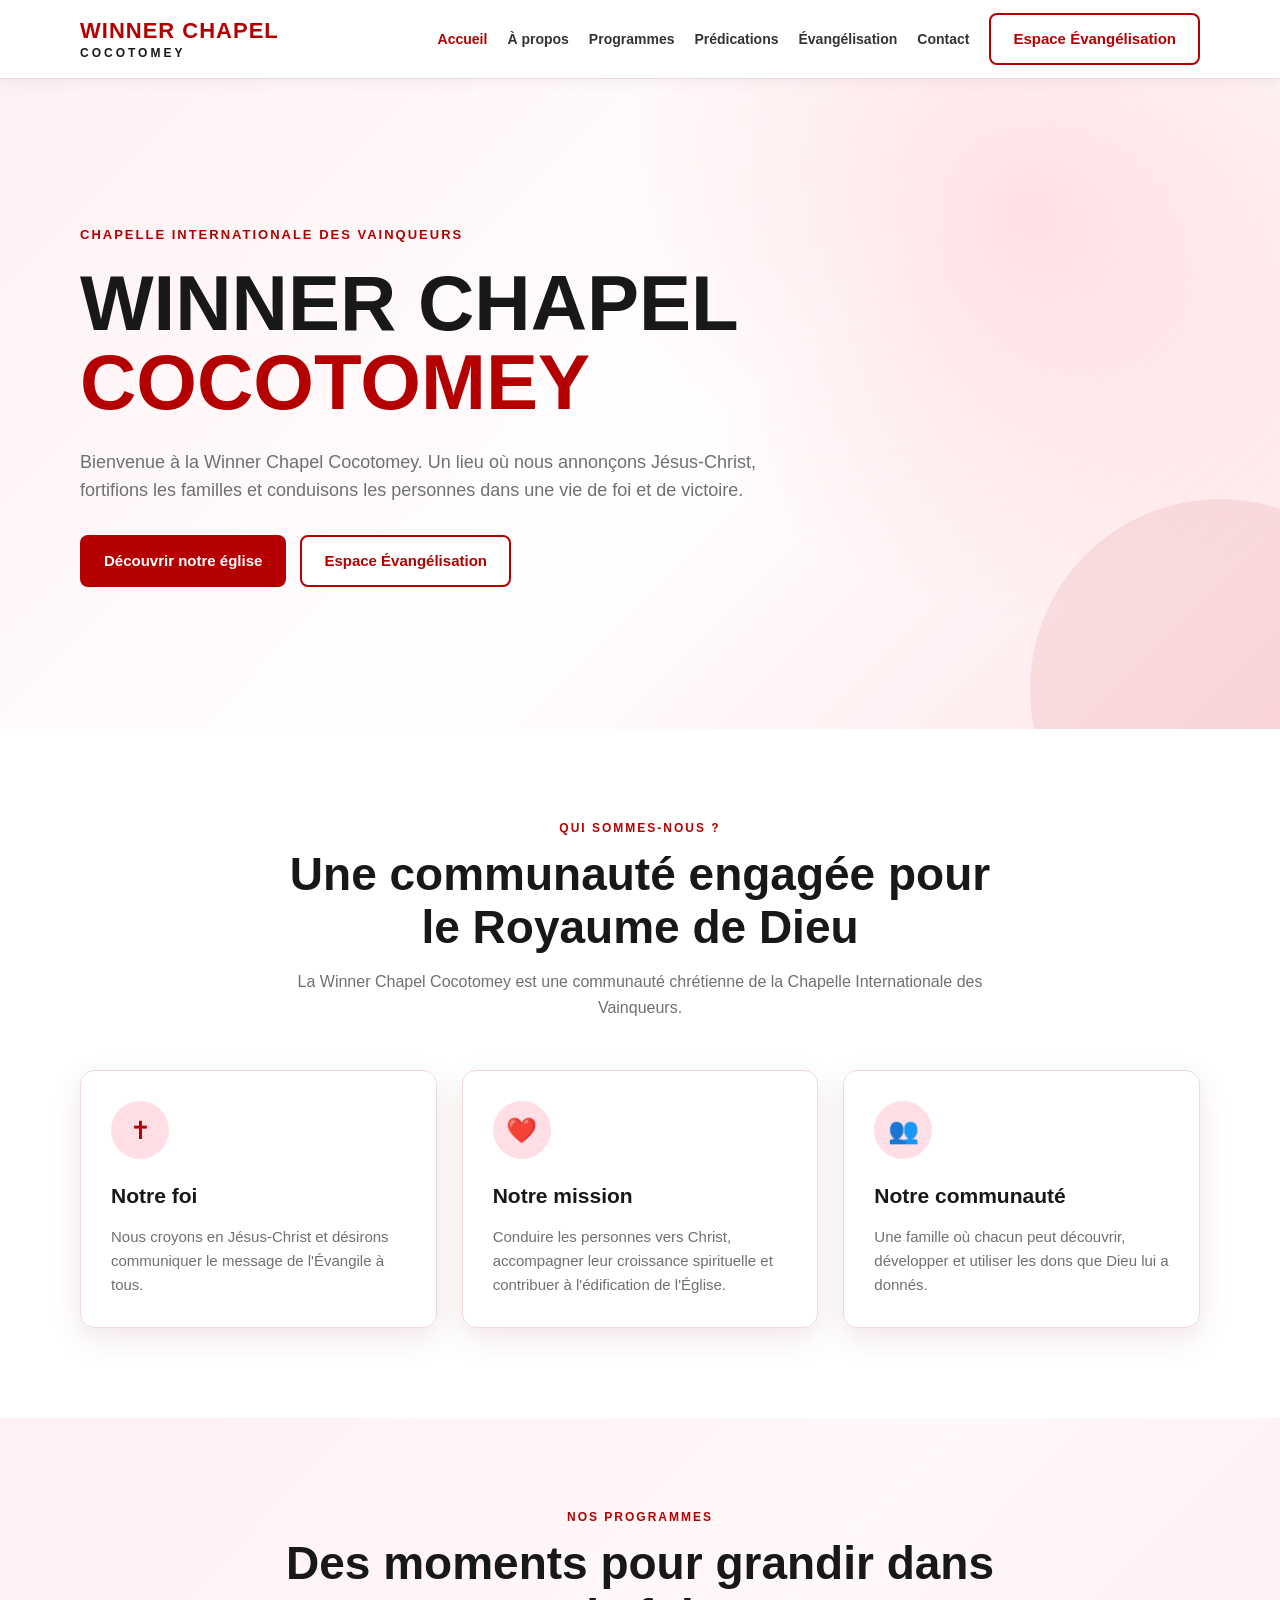
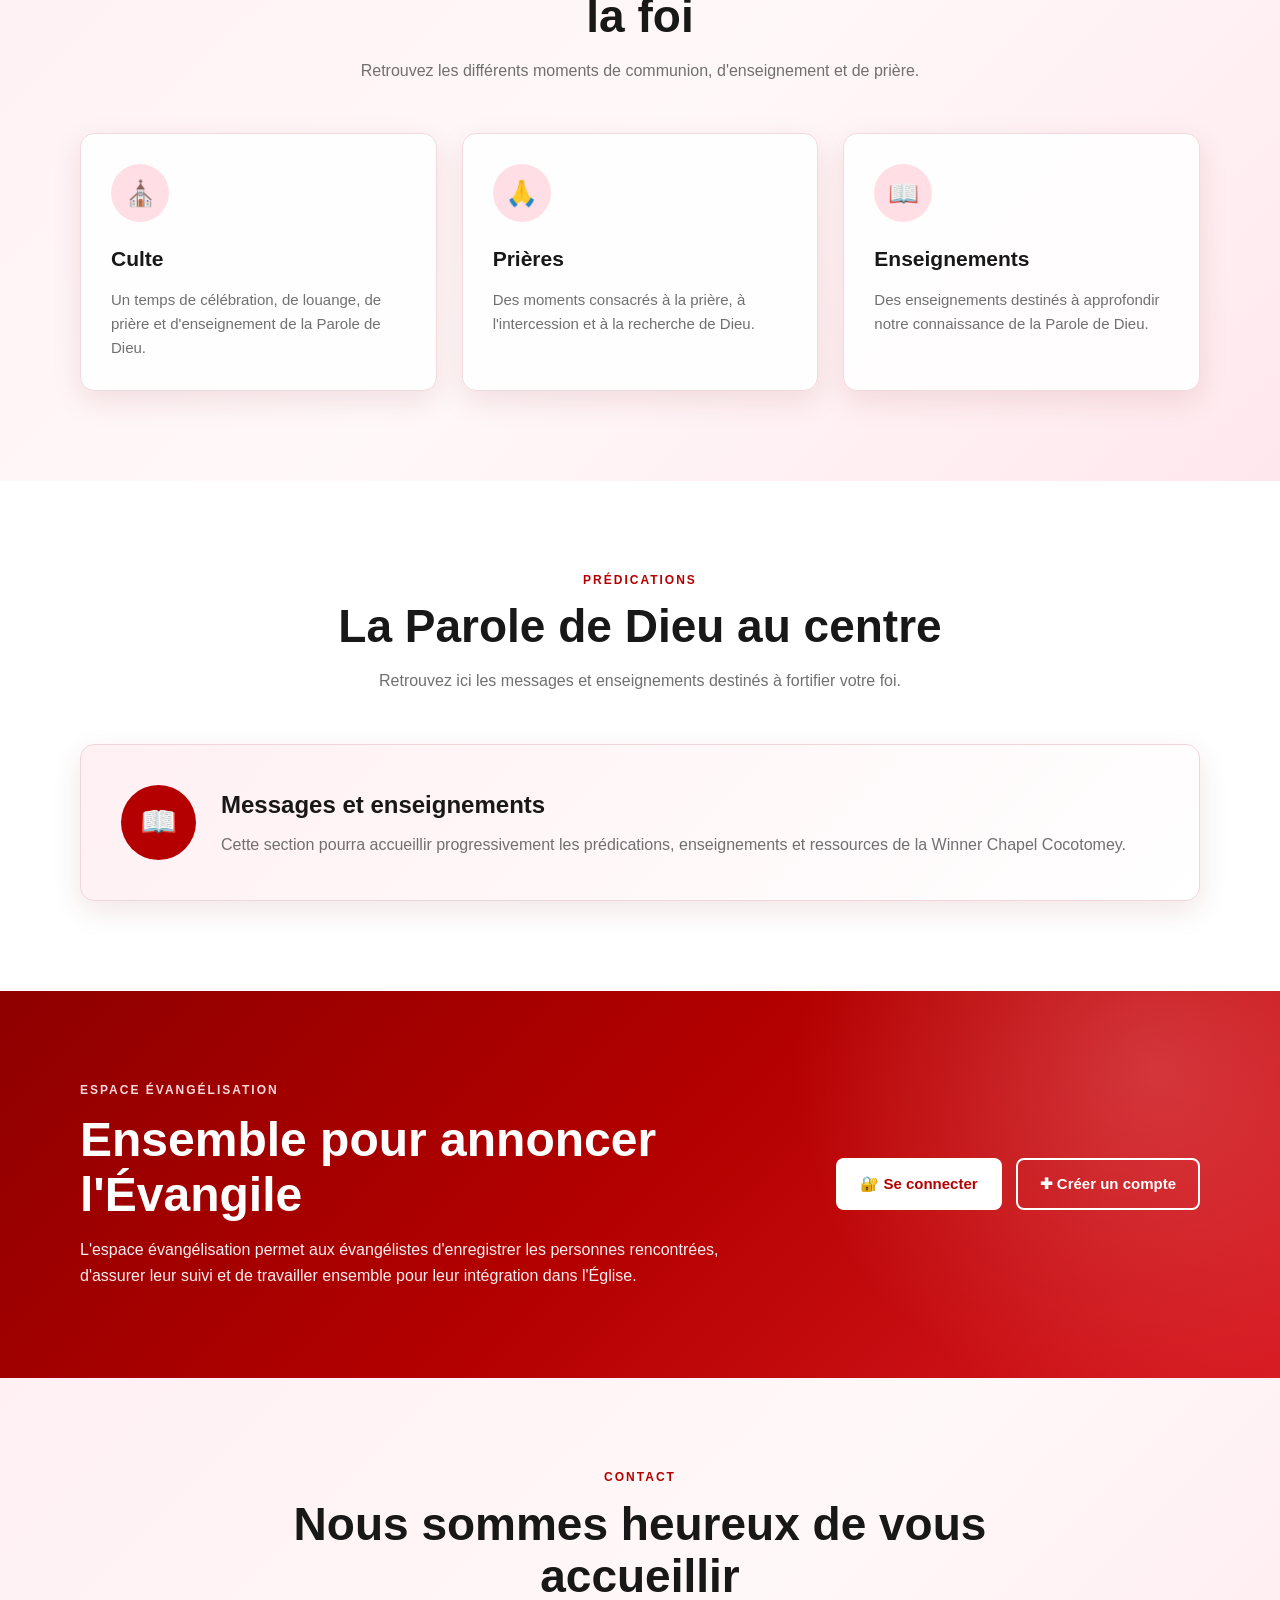
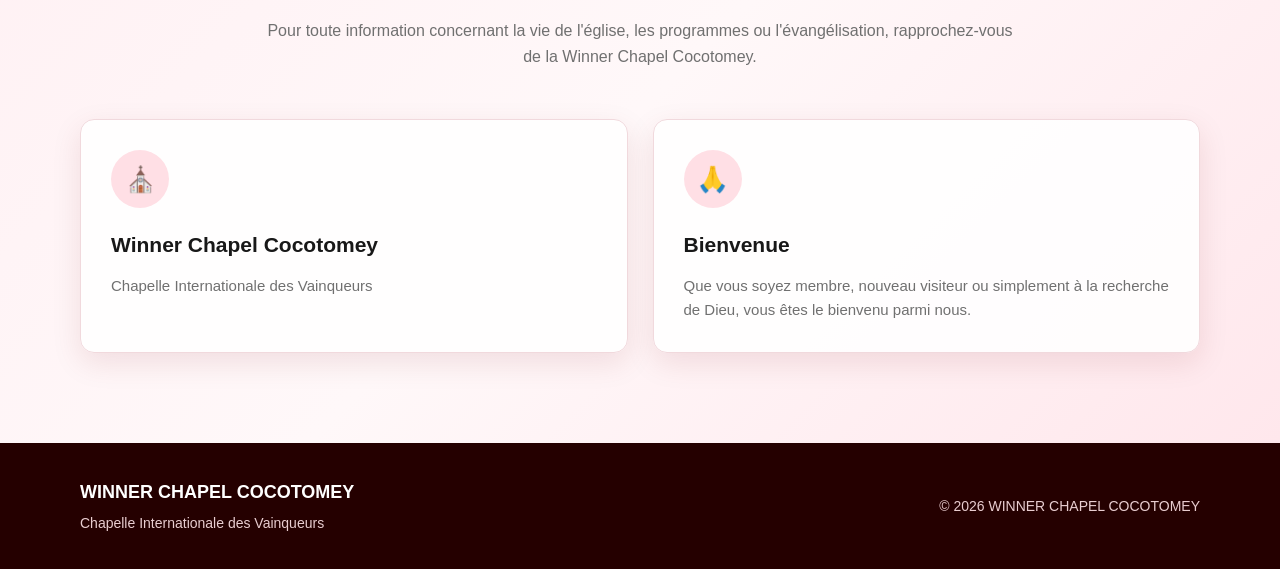
<file: index.html>
<!DOCTYPE html>
<html lang="fr">
<head>
    <meta charset="UTF-8">
    <meta name="viewport" content="width=device-width, initial-scale=1.0">

    <title>WINNER CHAPEL COCOTOMEY | Chapelle Internationale des Vainqueurs</title>

    <meta
        name="description"
        content="WINNER CHAPEL COCOTOMEY - Chapelle Internationale des Vainqueurs. Découvrez nos programmes, prédications et activités d'évangélisation."
    >

    <link rel="stylesheet" href="style.css">
</head>

<body>

    <!-- =========================
         EN-TÊTE
    ========================== -->
    <header class="site-header">

        <div class="container nav-container">

            <a href="#accueil" class="logo">
                <span class="logo-main">WINNER CHAPEL</span>
                <span class="logo-sub">COCOTOMEY</span>
            </a>

            <nav class="main-nav">

                <a href="#accueil" class="active">Accueil</a>

                <a href="#apropos">À propos</a>

                <a href="#programmes">Programmes</a>

                <a href="#predications">Prédications</a>

                <a href="#evangelisation">Évangélisation</a>

                <a href="#contact">Contact</a>

                <a href="login.html" class="btn btn-outline">
                    Espace Évangélisation
                </a>

            </nav>

        </div>

    </header>


    <main>

        <!-- =========================
             ACCUEIL
        ========================== -->
        <section id="accueil" class="hero">

            <div class="container">

                <div class="hero-content">

                    <span class="hero-label">
                        CHAPELLE INTERNATIONALE DES VAINQUEURS
                    </span>

                    <h1>
                        WINNER CHAPEL
                        <span>COCOTOMEY</span>
                    </h1>

                    <p>
                        Bienvenue à la Winner Chapel Cocotomey.
                        Un lieu où nous annonçons Jésus-Christ,
                        fortifions les familles et conduisons les personnes
                        dans une vie de foi et de victoire.
                    </p>

                    <div class="hero-actions">

                        <a href="#apropos" class="btn btn-primary">
                            Découvrir notre église
                        </a>

                        <a href="login.html" class="btn btn-outline">
                            Espace Évangélisation
                        </a>

                    </div>

                </div>

            </div>

        </section>


        <!-- =========================
             À PROPOS
        ========================== -->
        <section id="apropos" class="section">

            <div class="container">

                <div class="section-heading">

                    <span>QUI SOMMES-NOUS ?</span>

                    <h2>
                        Une communauté engagée pour le Royaume de Dieu
                    </h2>

                    <p>
                        La Winner Chapel Cocotomey est une communauté
                        chrétienne de la Chapelle Internationale des Vainqueurs.
                    </p>

                </div>


                <div class="content-grid">

                    <div class="content-card">

                        <div class="card-icon">
                            ✝
                        </div>

                        <h3>Notre foi</h3>

                        <p>
                            Nous croyons en Jésus-Christ et désirons
                            communiquer le message de l'Évangile à tous.
                        </p>

                    </div>


                    <div class="content-card">

                        <div class="card-icon">
                            ❤️
                        </div>

                        <h3>Notre mission</h3>

                        <p>
                            Conduire les personnes vers Christ,
                            accompagner leur croissance spirituelle
                            et contribuer à l'édification de l'Église.
                        </p>

                    </div>


                    <div class="content-card">

                        <div class="card-icon">
                            👥
                        </div>

                        <h3>Notre communauté</h3>

                        <p>
                            Une famille où chacun peut découvrir,
                            développer et utiliser les dons que Dieu lui a donnés.
                        </p>

                    </div>

                </div>

            </div>

        </section>


        <!-- =========================
             PROGRAMMES
        ========================== -->
        <section id="programmes" class="section section-light">

            <div class="container">

                <div class="section-heading">

                    <span>NOS PROGRAMMES</span>

                    <h2>
                        Des moments pour grandir dans la foi
                    </h2>

                    <p>
                        Retrouvez les différents moments de communion,
                        d'enseignement et de prière.
                    </p>

                </div>


                <div class="content-grid">

                    <div class="content-card program-card">

                        <div class="card-icon">
                            ⛪
                        </div>

                        <h3>Culte</h3>

                        <p>
                            Un temps de célébration, de louange,
                            de prière et d'enseignement de la Parole de Dieu.
                        </p>

                    </div>


                    <div class="content-card program-card">

                        <div class="card-icon">
                            🙏
                        </div>

                        <h3>Prières</h3>

                        <p>
                            Des moments consacrés à la prière,
                            à l'intercession et à la recherche de Dieu.
                        </p>

                    </div>


                    <div class="content-card program-card">

                        <div class="card-icon">
                            📖
                        </div>

                        <h3>Enseignements</h3>

                        <p>
                            Des enseignements destinés à approfondir
                            notre connaissance de la Parole de Dieu.
                        </p>

                    </div>

                </div>

            </div>

        </section>


        <!-- =========================
             PRÉDICATIONS
        ========================== -->
        <section id="predications" class="section">

            <div class="container">

                <div class="section-heading">

                    <span>PRÉDICATIONS</span>

                    <h2>
                        La Parole de Dieu au centre
                    </h2>

                    <p>
                        Retrouvez ici les messages et enseignements
                        destinés à fortifier votre foi.
                    </p>

                </div>


                <div class="preaching-box">

                    <div class="preaching-icon">
                        📖
                    </div>

                    <div>

                        <h3>
                            Messages et enseignements
                        </h3>

                        <p>
                            Cette section pourra accueillir progressivement
                            les prédications, enseignements et ressources
                            de la Winner Chapel Cocotomey.
                        </p>

                    </div>

                </div>

            </div>

        </section>


        <!-- =========================
             ÉVANGÉLISATION
        ========================== -->
        <section id="evangelisation" class="section section-red">

            <div class="container">

                <div class="evangelisation-box">

                    <div>

                        <span>
                            ESPACE ÉVANGÉLISATION
                        </span>

                        <h2>
                            Ensemble pour annoncer l'Évangile
                        </h2>

                        <p>
                            L'espace évangélisation permet aux évangélistes
                            d'enregistrer les personnes rencontrées,
                            d'assurer leur suivi et de travailler ensemble
                            pour leur intégration dans l'Église.
                        </p>

                    </div>


                    <div class="hero-actions">

                        <a href="login.html" class="btn btn-white">
                            🔐 Se connecter
                        </a>

                        <a href="register.html" class="btn btn-outline-white">
                            ✚ Créer un compte
                        </a>

                    </div>

                </div>

            </div>

        </section>


        <!-- =========================
             CONTACT
        ========================== -->
        <section id="contact" class="section">

            <div class="container">

                <div class="section-heading">

                    <span>CONTACT</span>

                    <h2>
                        Nous sommes heureux de vous accueillir
                    </h2>

                    <p>
                        Pour toute information concernant la vie de l'église,
                        les programmes ou l'évangélisation, rapprochez-vous
                        de la Winner Chapel Cocotomey.
                    </p>

                </div>


                <div class="contact-grid">

                    <div class="content-card">

                        <div class="card-icon">
                            ⛪
                        </div>

                        <h3>Winner Chapel Cocotomey</h3>

                        <p>
                            Chapelle Internationale des Vainqueurs
                        </p>

                    </div>


                    <div class="content-card">

                        <div class="card-icon">
                            🙏
                        </div>

                        <h3>Bienvenue</h3>

                        <p>
                            Que vous soyez membre, nouveau visiteur
                            ou simplement à la recherche de Dieu,
                            vous êtes le bienvenu parmi nous.
                        </p>

                    </div>

                </div>

            </div>

        </section>

    </main>


    <!-- =========================
         PIED DE PAGE
    ========================== -->
    <footer class="site-footer">

        <div class="container">

            <div class="footer-content">

                <div>

                    <h3>
                        WINNER CHAPEL COCOTOMEY
                    </h3>

                    <p>
                        Chapelle Internationale des Vainqueurs
                    </p>

                </div>


                <div>

                    <p>
                        © <span id="currentYear"></span>
                        WINNER CHAPEL COCOTOMEY
                    </p>

                </div>

            </div>

        </div>

    </footer>


    <!-- JavaScript -->
    <script src="java.js"></script>

</body>
</html>
</file>
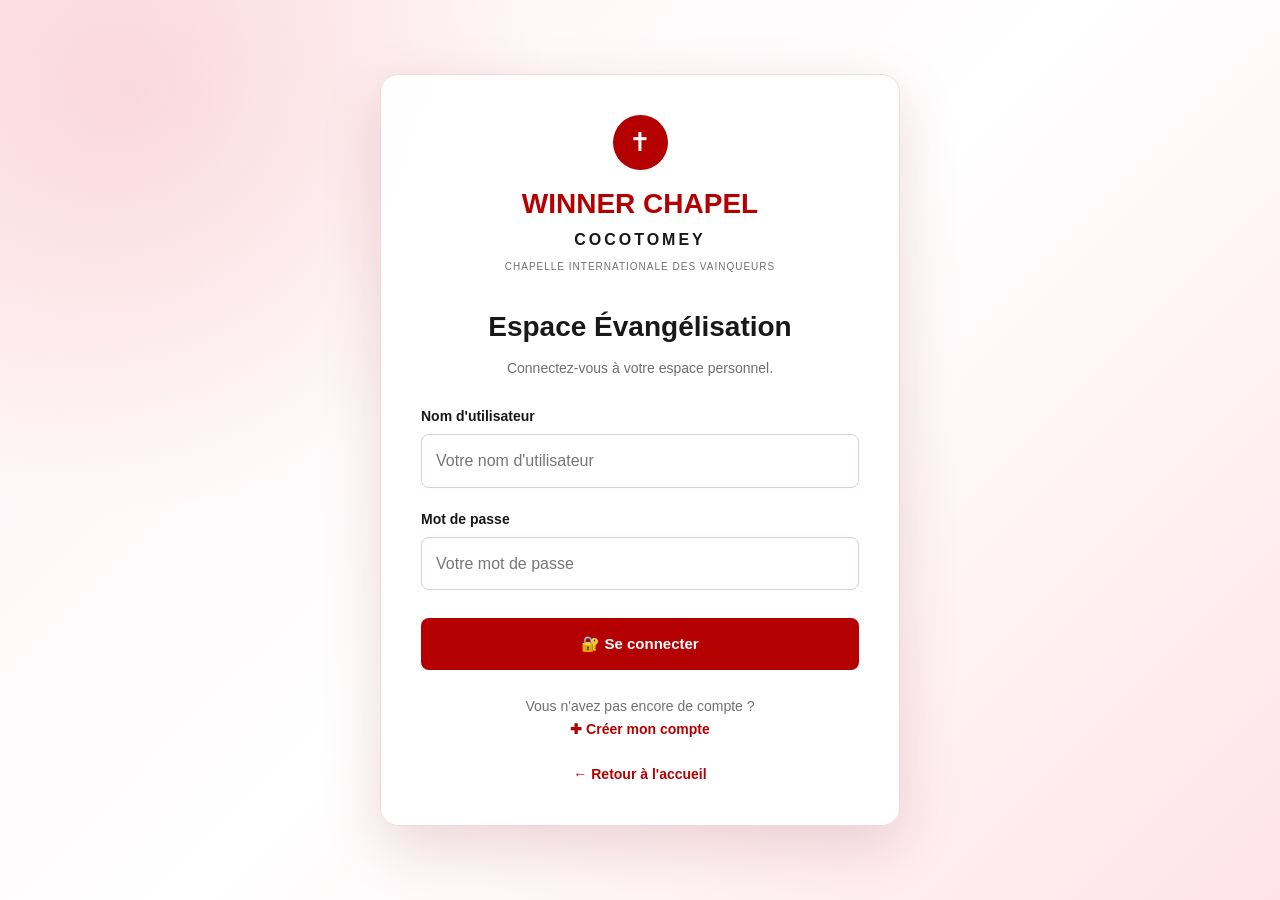
<file: dashboard.html>
<!DOCTYPE html>
<html lang="fr">
<head>
    <meta charset="UTF-8">
    <meta name="viewport" content="width=device-width, initial-scale=1.0">

    <title>Tableau de bord | WINNER CHAPEL COCOTOMEY</title>

    <link rel="stylesheet" href="style.css">
</head>

<body class="dashboard-page">

    <!-- ================= HEADER ================= -->
    <header class="site-header dashboard-header">

        <div class="container nav-container">

            <a href="index.html" class="logo">
                <span class="logo-main">WINNER CHAPEL</span>
                <span class="logo-sub">COCOTOMEY</span>
            </a>

            <nav class="main-nav">

                <a href="index.html">
                    Accueil
                </a>

                <a href="dashboard.html" class="active">
                    Tableau de bord
                </a>

                <button
                    type="button"
                    id="logoutButton"
                    class="btn btn-outline logout-button">
                    Déconnexion
                </button>

            </nav>

        </div>

    </header>


    <!-- ================= CONTENU ================= -->
    <main id="dashboardPage">

        <!-- HERO -->
        <section class="dashboard-hero">

            <div class="container">

                <div class="dashboard-welcome">

                    <div>
                        <span class="dashboard-label">
                            ESPACE ÉVANGÉLISATION
                        </span>

                        <h1>
                            Tableau de bord
                        </h1>

                        <p id="welcomeUser">
                            Bienvenue 👋
                        </p>
                    </div>

                    <div class="dashboard-cross">
                        ✝
                    </div>

                </div>

            </div>

        </section>


        <!-- ================= PROFIL ================= -->
        <section class="dashboard-section profile-section">

            <div class="container">

                <div class="section-heading">
                    <span>MON ESPACE</span>
                    <h2>Mon profil</h2>
                    <p>
                        Informations de l'évangéliste actuellement connecté.
                    </p>
                </div>


                <div class="profile-card">

                    <div class="profile-avatar">
                        👤
                    </div>

                    <div class="profile-information">

                        <h3 class="current-user-name">
                            Évangéliste
                        </h3>

                        <p>
                            <strong>Nom d'utilisateur :</strong>
                            <span class="current-username">
                                —
                            </span>
                        </p>

                        <p>
                            <strong>Rôle :</strong>
                            Évangéliste
                        </p>

                    </div>

                </div>

            </div>

        </section>


        <!-- ================= STATISTIQUES ================= -->
        <section class="dashboard-section statistics-section">

            <div class="container">

                <div class="section-heading">
                    <span>STATISTIQUES</span>
                    <h2>Vue d'ensemble</h2>
                    <p>
                        Suivez votre activité d'évangélisation.
                    </p>
                </div>


                <div class="dashboard-stats">

                    <!-- TOTAL -->
                    <div class="stat-card">

                        <div class="stat-icon">
                            👥
                        </div>

                        <div class="stat-content">
                            <span>Total</span>

                            <strong id="totalPeople">
                                0
                            </strong>

                            <small>
                                Personnes enregistrées
                            </small>
                        </div>

                    </div>


                    <!-- NOUVEAUX -->
                    <div class="stat-card">

                        <div class="stat-icon">
                            🆕
                        </div>

                        <div class="stat-content">
                            <span>Nouveaux</span>

                            <strong id="newPeople">
                                0
                            </strong>

                            <small>
                                Nouvelles rencontres
                            </small>
                        </div>

                    </div>


                    <!-- À CONTACTER -->
                    <div class="stat-card">

                        <div class="stat-icon">
                            📞
                        </div>

                        <div class="stat-content">
                            <span>À contacter</span>

                            <strong id="toContactPeople">
                                0
                            </strong>

                            <small>
                                Suivis à effectuer
                            </small>
                        </div>

                    </div>


                    <!-- INTÉGRÉS -->
                    <div class="stat-card">

                        <div class="stat-icon">
                            ⛪
                        </div>

                        <div class="stat-content">
                            <span>Intégrés</span>

                            <strong id="integratedPeople">
                                0
                            </strong>

                            <small>
                                Personnes intégrées
                            </small>
                        </div>

                    </div>

                </div>

            </div>

        </section>


        <!-- ================= ENREGISTREMENT ================= -->
        <section class="dashboard-section evangelisation-management">

            <div class="container">

                <div class="section-heading">

                    <span>ÉVANGÉLISATION</span>

                    <h2>
                        Enregistrer une personne
                    </h2>

                    <p>
                        Ajoutez les informations nécessaires pour assurer
                        un bon suivi.
                    </p>

                </div>


                <div class="dashboard-card">

                    <form id="evangelisationForm">

                        <!-- ID POUR MODIFICATION -->
                        <input
                            type="hidden"
                            id="editId"
                            name="editId"
                        >


                        <!-- ================= INFORMATIONS PERSONNELLES ================= -->

                        <div class="form-section-title">

                            <span>01</span>

                            <div>
                                <h3>
                                    Informations personnelles
                                </h3>

                                <p>
                                    Informations de base de la personne rencontrée.
                                </p>
                            </div>

                        </div>


                        <div class="form-grid">

                            <div class="form-group">

                                <label for="firstName">
                                    Prénom *
                                </label>

                                <input
                                    type="text"
                                    id="firstName"
                                    name="firstName"
                                    placeholder="Ex : Jean"
                                    required
                                >

                            </div>


                            <div class="form-group">

                                <label for="lastName">
                                    Nom
                                </label>

                                <input
                                    type="text"
                                    id="lastName"
                                    name="lastName"
                                    placeholder="Ex : Koffi"
                                >

                            </div>


                            <div class="form-group">

                                <label for="phone">
                                    Téléphone *
                                </label>

                                <input
                                    type="tel"
                                    id="phone"
                                    name="phone"
                                    placeholder="Ex : 97 00 00 00"
                                    required
                                >

                            </div>


                            <div class="form-group">

                                <label for="gender">
                                    Sexe
                                </label>

                                <select
                                    id="gender"
                                    name="gender"
                                >

                                    <option value="">
                                        Sélectionner
                                    </option>

                                    <option value="Homme">
                                        Homme
                                    </option>

                                    <option value="Femme">
                                        Femme
                                    </option>

                                </select>

                            </div>


                            <div class="form-group">

                                <label for="age">
                                    Âge
                                </label>

                                <input
                                    type="number"
                                    id="age"
                                    name="age"
                                    min="1"
                                    max="120"
                                    placeholder="Ex : 25"
                                >

                            </div>


                            <div class="form-group">

                                <label for="neighborhood">
                                    Quartier / lieu
                                </label>

                                <input
                                    type="text"
                                    id="neighborhood"
                                    name="neighborhood"
                                    placeholder="Ex : Cocotomey"
                                >

                            </div>

                        </div>


                        <!-- ================= RENCONTRE ================= -->

                        <div class="form-section-title">

                            <span>02</span>

                            <div>

                                <h3>
                                    Rencontre
                                </h3>

                                <p>
                                    Où et quand la personne a été rencontrée.
                                </p>

                            </div>

                        </div>


                        <div class="form-grid">

                            <div class="form-group">

                                <label for="meetingDate">
                                    Date de rencontre *
                                </label>

                                <input
                                    type="date"
                                    id="meetingDate"
                                    name="meetingDate"
                                    required
                                >

                            </div>


                            <div class="form-group">

                                <label for="meetingPlace">
                                    Lieu de rencontre
                                </label>

                                <input
                                    type="text"
                                    id="meetingPlace"
                                    name="meetingPlace"
                                    placeholder="Ex : Maison, rue, marché..."
                                >

                            </div>


                            <div class="form-group">

                                <label for="evangelist">
                                    Évangéliste
                                </label>

                                <input
                                    type="text"
                                    id="evangelist"
                                    name="evangelist"
                                    placeholder="Nom de l'évangéliste"
                                >

                            </div>

                        </div>


                        <!-- ================= VIE SPIRITUELLE ================= -->

                        <div class="form-section-title">

                            <span>03</span>

                            <div>

                                <h3>
                                    Situation spirituelle
                                </h3>

                                <p>
                                    Informations concernant la décision et la fréquentation de l'église.
                                </p>

                            </div>

                        </div>


                        <div class="form-grid">

                            <div class="form-group">

                                <label for="acceptedJesus">
                                    A-t-elle accepté Jésus ?
                                </label>

                                <select
                                    id="acceptedJesus"
                                    name="acceptedJesus"
                                >

                                    <option value="">
                                        Sélectionner
                                    </option>

                                    <option value="Oui">
                                        Oui
                                    </option>

                                    <option value="Non">
                                        Non
                                    </option>

                                    <option value="Souhaite réfléchir">
                                        Souhaite réfléchir
                                    </option>

                                </select>

                            </div>


                            <div class="form-group">

                                <label for="attendedChurch">
                                    A-t-elle déjà fréquenté une église ?
                                </label>

                                <select
                                    id="attendedChurch"
                                    name="attendedChurch"
                                >

                                    <option value="">
                                        Sélectionner
                                    </option>

                                    <option value="Oui">
                                        Oui
                                    </option>

                                    <option value="Non">
                                        Non
                                    </option>

                                </select>

                            </div>


                            <div class="form-group">

                                <label for="followUp">
                                    Besoin de suivi ?
                                </label>

                                <select
                                    id="followUp"
                                    name="followUp"
                                >

                                    <option value="">
                                        Sélectionner
                                    </option>

                                    <option value="Oui">
                                        Oui
                                    </option>

                                    <option value="Non">
                                        Non
                                    </option>

                                </select>

                            </div>


                            <div class="form-group">

                                <label for="status">
                                    Statut *
                                </label>

                                <select
                                    id="status"
                                    name="status"
                                    required
                                >

                                    <option value="Nouveau">
                                        Nouveau
                                    </option>

                                    <option value="À contacter">
                                        À contacter
                                    </option>

                                    <option value="Contacté">
                                        Contacté
                                    </option>

                                    <option value="Invité">
                                        Invité
                                    </option>

                                    <option value="Venu au culte">
                                        Venu au culte
                                    </option>

                                    <option value="Intégré">
                                        Intégré
                                    </option>

                                </select>

                            </div>

                        </div>


                        <!-- ================= NOTES ================= -->

                        <div class="form-section-title">

                            <span>04</span>

                            <div>

                                <h3>
                                    Notes et observations
                                </h3>

                                <p>
                                    Ajoutez les informations importantes pour le suivi.
                                </p>

                            </div>

                        </div>


                        <div class="form-group full-width">

                            <label for="notes">
                                Notes / observations
                            </label>

                            <textarea
                                id="notes"
                                name="notes"
                                rows="5"
                                placeholder="Écrivez ici les informations utiles concernant cette personne..."
                            ></textarea>

                        </div>


                        <!-- MESSAGE -->
                        <div
                            id="formMessage"
                            class="form-message"
                            style="display: none;">
                        </div>


                        <!-- ACTIONS -->
                        <div class="form-actions">

                            <button
                                type="submit"
                                id="savePersonButton"
                                class="btn btn-primary">

                                ➕ Enregistrer la personne

                            </button>


                            <button
                                type="button"
                                id="cancelEditButton"
                                class="btn btn-outline"
                                style="display: none;">

                                Annuler la modification

                            </button>

                        </div>

                    </form>

                </div>

            </div>

        </section>


        <!-- ================= LISTE ================= -->
        <section class="dashboard-section people-section">

            <div class="container">

                <div class="section-heading">

                    <span>BASE DE DONNÉES</span>

                    <h2>
                        Personnes rencontrées
                    </h2>

                    <p>
                        Retrouvez et gérez toutes les personnes enregistrées
                        par l'équipe d'évangélisation.
                    </p>

                </div>


                <!-- RECHERCHE -->
                <div class="people-tools">

                    <div class="search-box">

                        <span>
                            🔎
                        </span>

                        <input
                            type="search"
                            id="searchPeople"
                            placeholder="Rechercher par nom, téléphone, quartier..."
                        >

                    </div>


                    <div class="filter-box">

                        <label for="filterStatus">
                            Filtrer :
                        </label>

                        <select id="filterStatus">

                            <option value="all">
                                Tous les statuts
                            </option>

                            <option value="Nouveau">
                                Nouveau
                            </option>

                            <option value="À contacter">
                                À contacter
                            </option>

                            <option value="Contacté">
                                Contacté
                            </option>

                            <option value="Invité">
                                Invité
                            </option>

                            <option value="Venu au culte">
                                Venu au culte
                            </option>

                            <option value="Intégré">
                                Intégré
                            </option>

                        </select>

                    </div>

                </div>


                <!-- LISTE DES PERSONNES -->
                <div
                    id="peopleList"
                    class="people-list">

                    <div class="empty-state">

                        <div class="empty-state-icon">
                            👥
                        </div>

                        <h3>
                            Aucune personne enregistrée
                        </h3>

                        <p>
                            Commencez par enregistrer votre première personne rencontrée.
                        </p>

                    </div>

                </div>

            </div>

        </section>

    </main>


    <!-- ================= FOOTER ================= -->

    <footer class="site-footer dashboard-footer">

        <div class="container">

            <div class="footer-content">

                <div>

                    <h3>
                        WINNER CHAPEL COCOTOMEY
                    </h3>

                    <p>
                        Chapelle Internationale des Vainqueurs
                    </p>

                </div>


                <div>

                    <p>
                        © <span id="currentYear"></span>
                        WINNER CHAPEL COCOTOMEY
                    </p>

                </div>

            </div>

        </div>

    </footer>


    <!-- JAVASCRIPT -->
    <script src="java.js"></script>

</body>
</html>
</file>
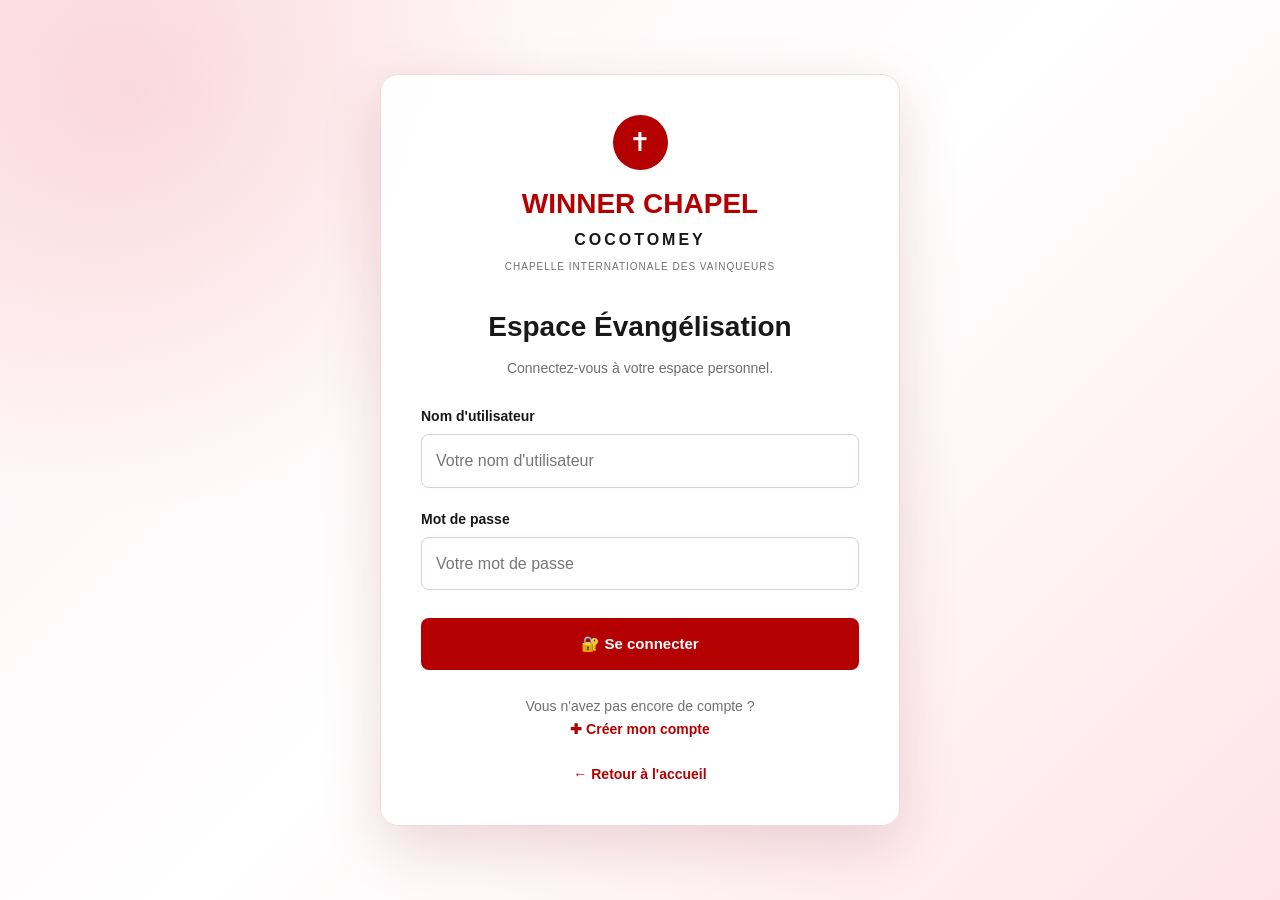
<file: login.html>
<!DOCTYPE html>
<html lang="fr">

<head>
    <meta charset="UTF-8">

    <meta
        name="viewport"
        content="width=device-width, initial-scale=1.0"
    >

    <title>
        Connexion | WINNER CHAPEL COCOTOMEY
    </title>

    <link
        rel="stylesheet"
        href="style.css"
    >
</head>


<body class="login-page">

    <main class="login-container">

        <div class="login-card">


            <!-- ================= LOGO ================= -->

            <div class="login-logo">

                <div class="login-cross">
                    ✝
                </div>

                <h1>
                    WINNER CHAPEL
                </h1>

                <p>
                    COCOTOMEY
                </p>

                <span>
                    CHAPELLE INTERNATIONALE DES VAINQUEURS
                </span>

            </div>


            <!-- ================= TITRE ================= -->

            <div class="login-title">

                <h2>
                    Espace Évangélisation
                </h2>

                <p>
                    Connectez-vous à votre espace personnel.
                </p>

            </div>


            <!-- ================= FORMULAIRE ================= -->

            <form id="loginForm">


                <!-- NOM UTILISATEUR -->

                <div class="form-group">

                    <label for="username">
                        Nom d'utilisateur
                    </label>

                    <input
                        type="text"
                        id="username"
                        name="username"
                        placeholder="Votre nom d'utilisateur"
                        autocomplete="username"
                        required
                    >

                </div>


                <!-- MOT DE PASSE -->

                <div class="form-group">

                    <label for="password">
                        Mot de passe
                    </label>

                    <input
                        type="password"
                        id="password"
                        name="password"
                        placeholder="Votre mot de passe"
                        autocomplete="current-password"
                        required
                    >

                </div>


                <!-- MESSAGE ERREUR -->

                <div
                    id="loginError"
                    class="login-message"
                    style="display: none;"
                ></div>


                <!-- CONNEXION -->

                <button
                    type="submit"
                    class="btn btn-primary login-button"
                >
                    🔐 Se connecter
                </button>

            </form>


            <!-- ================= LIENS ================= -->

            <div class="login-footer">

                <p>
                    Vous n'avez pas encore de compte ?
                </p>

                <a href="register.html">
                    ✚ Créer mon compte
                </a>

                <br>
                <br>

                <a href="index.html">
                    ← Retour à l'accueil
                </a>

            </div>


        </div>

    </main>


    <!-- JAVASCRIPT -->

    <script src="java.js"></script>

</body>

</html>
</file>
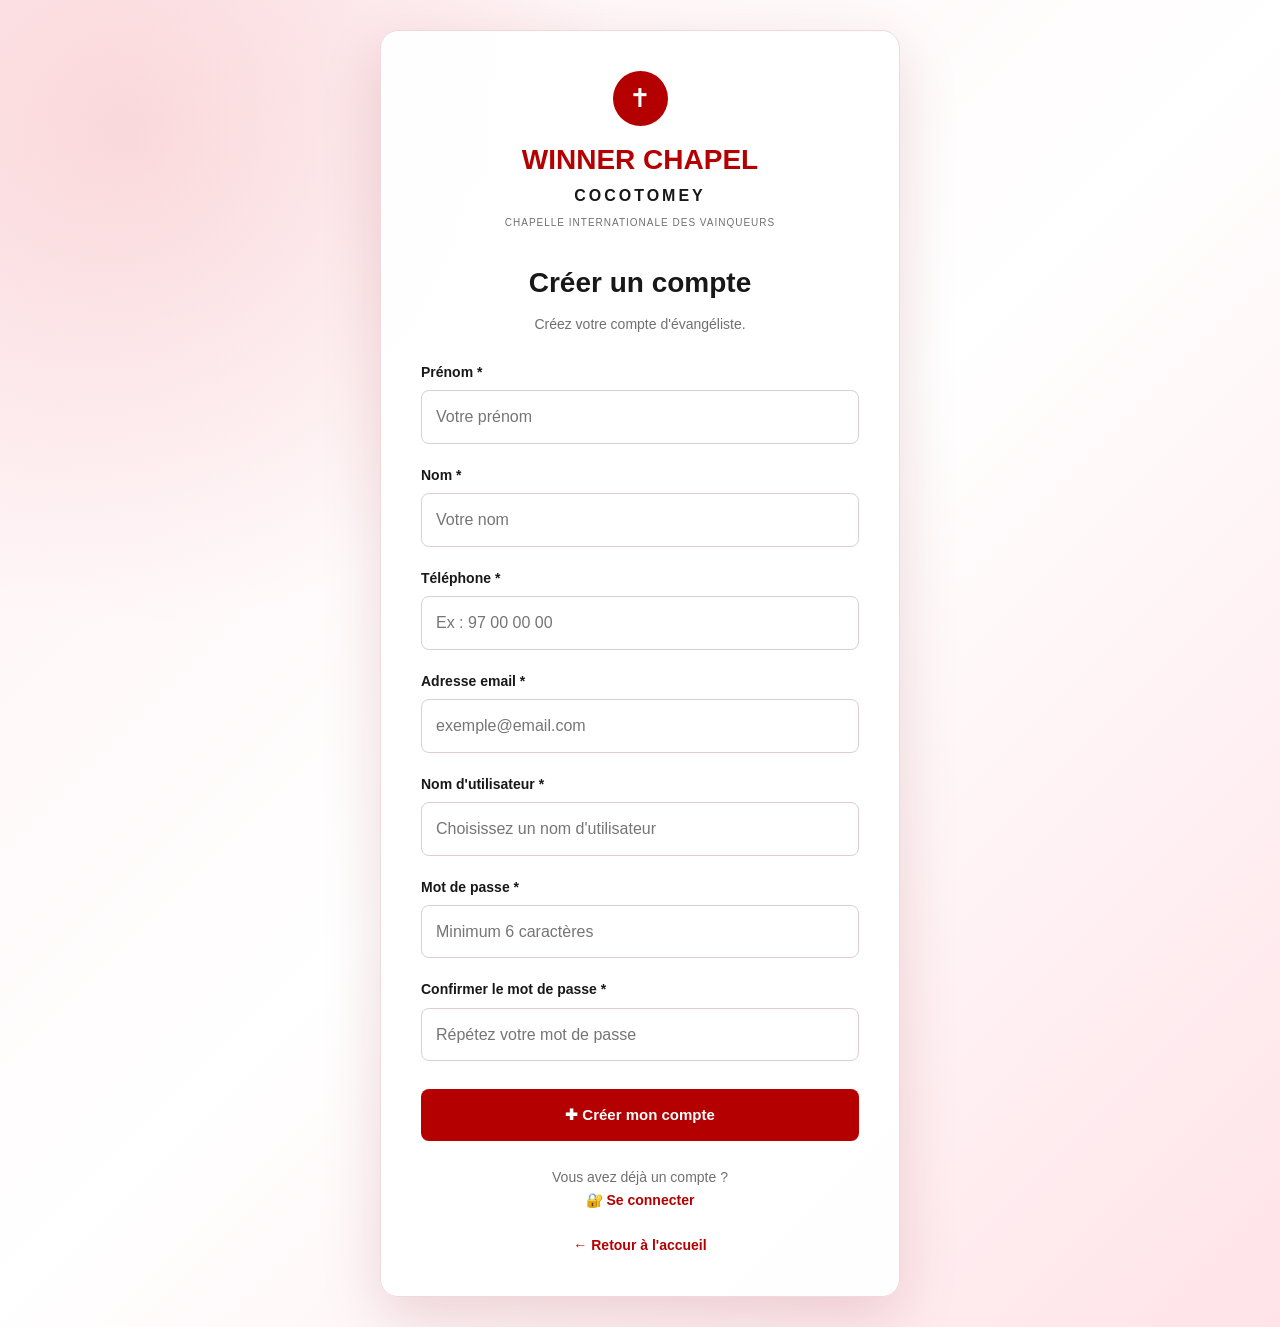
<file: register.html>
<!DOCTYPE html>
<html lang="fr">

<head>

    <meta charset="UTF-8">

    <meta
        name="viewport"
        content="width=device-width, initial-scale=1.0"
    >

    <title>
        Créer un compte | WINNER CHAPEL COCOTOMEY
    </title>

    <link
        rel="stylesheet"
        href="style.css"
    >

</head>


<body class="login-page">


    <main class="login-container">


        <div class="login-card">


            <!-- ================= LOGO ================= -->

            <div class="login-logo">

                <div class="login-cross">
                    ✝
                </div>

                <h1>
                    WINNER CHAPEL
                </h1>

                <p>
                    COCOTOMEY
                </p>

                <span>
                    CHAPELLE INTERNATIONALE DES VAINQUEURS
                </span>

            </div>


            <!-- ================= TITRE ================= -->

            <div class="login-title">

                <h2>
                    Créer un compte
                </h2>

                <p>
                    Créez votre compte d'évangéliste.
                </p>

            </div>


            <!-- ================= FORMULAIRE ================= -->

            <form id="registerForm">


                <!-- PRÉNOM -->

                <div class="form-group">

                    <label for="registerFirstName">
                        Prénom *
                    </label>

                    <input
                        type="text"
                        id="registerFirstName"
                        name="firstName"
                        placeholder="Votre prénom"
                        autocomplete="given-name"
                        required
                    >

                </div>


                <!-- NOM -->

                <div class="form-group">

                    <label for="registerLastName">
                        Nom *
                    </label>

                    <input
                        type="text"
                        id="registerLastName"
                        name="lastName"
                        placeholder="Votre nom"
                        autocomplete="family-name"
                        required
                    >

                </div>


                <!-- TÉLÉPHONE -->

                <div class="form-group">

                    <label for="registerPhone">
                        Téléphone *
                    </label>

                    <input
                        type="tel"
                        id="registerPhone"
                        name="phone"
                        placeholder="Ex : 97 00 00 00"
                        autocomplete="tel"
                        required
                    >

                </div>


                <!-- EMAIL -->

                <div class="form-group">

                    <label for="registerEmail">
                        Adresse email *
                    </label>

                    <input
                        type="email"
                        id="registerEmail"
                        name="email"
                        placeholder="exemple@email.com"
                        autocomplete="email"
                        required
                    >

                </div>


                <!-- NOM UTILISATEUR -->

                <div class="form-group">

                    <label for="registerUsername">
                        Nom d'utilisateur *
                    </label>

                    <input
                        type="text"
                        id="registerUsername"
                        name="username"
                        placeholder="Choisissez un nom d'utilisateur"
                        autocomplete="username"
                        required
                    >

                </div>


                <!-- MOT DE PASSE -->

                <div class="form-group">

                    <label for="registerPassword">
                        Mot de passe *
                    </label>

                    <input
                        type="password"
                        id="registerPassword"
                        name="password"
                        placeholder="Minimum 6 caractères"
                        autocomplete="new-password"
                        minlength="6"
                        required
                    >

                </div>


                <!-- CONFIRMATION -->

                <div class="form-group">

                    <label for="registerPasswordConfirm">
                        Confirmer le mot de passe *
                    </label>

                    <input
                        type="password"
                        id="registerPasswordConfirm"
                        name="passwordConfirm"
                        placeholder="Répétez votre mot de passe"
                        autocomplete="new-password"
                        minlength="6"
                        required
                    >

                </div>


                <!-- MESSAGE -->

                <div
                    id="registerMessage"
                    class="login-message"
                    style="display: none;"
                ></div>


                <!-- BOUTON -->

                <button
                    type="submit"
                    class="btn btn-primary login-button"
                >
                    ✚ Créer mon compte
                </button>


            </form>


            <!-- ================= LIENS ================= -->

            <div class="login-footer">

                <p>
                    Vous avez déjà un compte ?
                </p>

                <a href="login.html">
                    🔐 Se connecter
                </a>

                <br>
                <br>

                <a href="index.html">
                    ← Retour à l'accueil
                </a>

            </div>


        </div>

    </main>


    <!-- JAVASCRIPT -->

    <script src="java.js"></script>

</body>

</html>
</file>
<file: style.css>
/* =========================================================
   WINNER CHAPEL COCOTOMEY
   STYLE PRINCIPAL
   Rouge + Blanc + Rose
========================================================= */


/* =========================
   VARIABLES
========================= */

:root {
    --red: #b40000;
    --red-dark: #850000;
    --red-light: #d71920;

    --pink: #fff0f3;
    --pink-soft: #fff7f8;
    --pink-dark: #ffdfe5;

    --white: #ffffff;

    --black: #181818;
    --text: #333333;
    --text-light: #707070;

    --border: #ead9dc;

    --shadow: 0 10px 30px rgba(120, 0, 20, 0.10);
    --shadow-hover: 0 15px 40px rgba(120, 0, 20, 0.16);

    --radius: 14px;
}


/* =========================
   RESET
========================= */

* {
    margin: 0;
    padding: 0;
    box-sizing: border-box;
}

html {
    scroll-behavior: smooth;
}

body {
    font-family: Arial, Helvetica, sans-serif;
    color: var(--text);
    background: var(--white);
    line-height: 1.6;
}

a {
    text-decoration: none;
    color: inherit;
}

button,
input,
select,
textarea {
    font: inherit;
}

img {
    max-width: 100%;
    display: block;
}

.container {
    width: min(1120px, 92%);
    margin: 0 auto;
}


/* =========================
   BOUTONS
========================= */

.btn {
    display: inline-flex;
    align-items: center;
    justify-content: center;

    min-height: 46px;
    padding: 12px 22px;

    border-radius: 8px;
    border: 2px solid transparent;

    cursor: pointer;

    font-weight: 700;
    font-size: 15px;

    transition: 0.25s ease;
}

.btn-primary {
    background: var(--red);
    color: var(--white);
}

.btn-primary:hover {
    background: var(--red-dark);
    transform: translateY(-2px);
}

.btn-outline {
    border-color: var(--red);
    color: var(--red);
    background: var(--white);
}

.btn-outline:hover {
    background: var(--red);
    color: var(--white);
}

.btn-danger {
    background: #c62828;
    color: var(--white);
}

.btn-danger:hover {
    background: #991f1f;
}

.btn-white {
    background: var(--white);
    color: var(--red);
}

.btn-white:hover {
    background: var(--pink);
    transform: translateY(-2px);
}

.btn-outline-white {
    border-color: var(--white);
    color: var(--white);
    background: transparent;
}

.btn-outline-white:hover {
    background: var(--white);
    color: var(--red);
}

.btn-small {
    min-height: 38px;
    padding: 8px 14px;
    font-size: 13px;
}


/* =========================
   HEADER
========================= */

.site-header {
    position: sticky;
    top: 0;
    z-index: 1000;

    background: rgba(255, 255, 255, 0.97);

    border-bottom: 1px solid var(--border);

    box-shadow: 0 3px 15px rgba(0, 0, 0, 0.05);
}

.nav-container {
    min-height: 78px;

    display: flex;
    align-items: center;
    justify-content: space-between;

    gap: 25px;
}

.logo {
    display: flex;
    flex-direction: column;

    line-height: 1;
}

.logo-main {
    color: var(--red);

    font-size: 22px;
    font-weight: 900;
    letter-spacing: 1px;
}

.logo-sub {
    margin-top: 5px;

    color: var(--black);

    font-size: 12px;
    font-weight: 700;
    letter-spacing: 3px;
}

.main-nav {
    display: flex;
    align-items: center;
    gap: 20px;
}

.main-nav > a:not(.btn) {
    color: var(--text);

    font-size: 14px;
    font-weight: 600;

    transition: 0.2s ease;
}

.main-nav > a:not(.btn):hover,
.main-nav > a.active {
    color: var(--red);
}


/* =========================
   HERO / ACCUEIL
========================= */

.hero {
    min-height: 650px;

    display: flex;
    align-items: center;

    background:
        radial-gradient(
            circle at 80% 20%,
            rgba(255, 190, 200, 0.45),
            transparent 35%
        ),
        linear-gradient(
            135deg,
            #fff0f3 0%,
            #ffffff 55%,
            #ffe5e9 100%
        );

    position: relative;
    overflow: hidden;
}

.hero::after {
    content: "";

    position: absolute;

    width: 380px;
    height: 380px;

    right: -130px;
    bottom: -150px;

    background: rgba(180, 0, 0, 0.08);

    border-radius: 50%;
}

.hero-content {
    max-width: 780px;

    position: relative;
    z-index: 2;
}

.hero-label {
    display: inline-block;

    margin-bottom: 18px;

    color: var(--red);

    font-size: 13px;
    font-weight: 800;

    letter-spacing: 2px;
}

.hero h1 {
    color: var(--black);

    font-size: clamp(42px, 7vw, 78px);

    line-height: 1.02;

    margin-bottom: 25px;

    font-weight: 900;
}

.hero h1 span {
    display: block;
    color: var(--red);
}

.hero p {
    max-width: 680px;

    color: var(--text-light);

    font-size: 18px;

    margin-bottom: 30px;
}

.hero-actions {
    display: flex;
    flex-wrap: wrap;

    gap: 14px;
}


/* =========================
   SECTIONS
========================= */

.section {
    padding: 90px 0;

    background: var(--white);
}

/* FOND ROSE */

.section-light {
    background:
        linear-gradient(
            135deg,
            #fff0f3 0%,
            #fff8f9 50%,
            #ffe8ed 100%
        );
}

.section-heading {
    max-width: 750px;

    margin: 0 auto 50px;

    text-align: center;
}

.section-heading > span {
    display: block;

    margin-bottom: 10px;

    color: var(--red);

    font-size: 12px;
    font-weight: 900;

    letter-spacing: 2px;
}

.section-heading h2 {
    margin-bottom: 15px;

    color: var(--black);

    font-size: clamp(30px, 4vw, 46px);

    line-height: 1.15;
}

.section-heading p {
    color: var(--text-light);

    font-size: 16px;
}


/* =========================
   CARTES
========================= */

.content-grid {
    display: grid;

    grid-template-columns: repeat(3, 1fr);

    gap: 25px;
}

.content-card {
    padding: 30px;

    background: rgba(255, 255, 255, 0.90);

    border: 1px solid #f1d9dd;

    border-radius: var(--radius);

    box-shadow: var(--shadow);

    transition: 0.3s ease;
}

.content-card:hover {
    transform: translateY(-6px);

    box-shadow: var(--shadow-hover);
}

.card-icon {
    width: 58px;
    height: 58px;

    display: flex;
    align-items: center;
    justify-content: center;

    margin-bottom: 20px;

    background: var(--pink-dark);

    border-radius: 50%;

    color: var(--red);

    font-size: 25px;
}

.content-card h3 {
    margin-bottom: 12px;

    color: var(--black);

    font-size: 21px;
}

.content-card p {
    color: var(--text-light);

    font-size: 15px;
}


/* =========================
   PRÉDICATIONS
========================= */

.preaching-box {
    display: flex;
    align-items: center;

    gap: 25px;

    padding: 40px;

    background:
        linear-gradient(
            135deg,
            #fff0f3,
            #ffffff
        );

    border: 1px solid #f0d5d9;

    border-radius: var(--radius);

    box-shadow: var(--shadow);
}

.preaching-icon {
    min-width: 75px;
    width: 75px;
    height: 75px;

    display: flex;
    align-items: center;
    justify-content: center;

    background: var(--red);

    border-radius: 50%;

    color: var(--white);

    font-size: 30px;
}

.preaching-box h3 {
    margin-bottom: 8px;

    font-size: 24px;

    color: var(--black);
}

.preaching-box p {
    color: var(--text-light);
}


/* =========================
   ÉVANGÉLISATION
========================= */

.section-red {
    background:
        radial-gradient(
            circle at 90% 20%,
            rgba(255, 180, 190, 0.25),
            transparent 30%
        ),
        linear-gradient(
            135deg,
            #8f0000,
            #b40000,
            #d71920
        );

    color: var(--white);
}

.evangelisation-box {
    display: flex;

    align-items: center;
    justify-content: space-between;

    gap: 40px;
}

.evangelisation-box > div:first-child {
    max-width: 680px;
}

.evangelisation-box span {
    display: block;

    margin-bottom: 12px;

    color: #ffd9de;

    font-size: 12px;
    font-weight: 900;

    letter-spacing: 2px;
}

.evangelisation-box h2 {
    margin-bottom: 15px;

    font-size: clamp(30px, 4vw, 48px);

    line-height: 1.15;
}

.evangelisation-box p {
    color: #ffecef;

    font-size: 16px;
}


/* =========================
   CONTACT
========================= */

#contact {
    background:
        linear-gradient(
            135deg,
            #fff0f3,
            #fff8f9,
            #ffe7ec
        );
}

.contact-grid {
    display: grid;

    grid-template-columns: repeat(2, 1fr);

    gap: 25px;
}


/* =========================
   FOOTER
========================= */

.site-footer {
    background: #250000;

    color: var(--white);

    padding: 35px 0;
}

.footer-content {
    display: flex;

    align-items: center;
    justify-content: space-between;

    gap: 25px;
}

.footer-content h3 {
    margin-bottom: 5px;

    color: var(--white);

    font-size: 18px;
}

.footer-content p {
    color: #e9cdd0;

    font-size: 14px;
}


/* =========================================================
   PAGES CONNEXION / INSCRIPTION
========================================================= */

.login-page {
    min-height: 100vh;

    display: flex;
    align-items: center;
    justify-content: center;

    padding: 30px 15px;

    background:
        radial-gradient(
            circle at 10% 10%,
            rgba(215, 25, 32, 0.12),
            transparent 30%
        ),
        linear-gradient(
            135deg,
            #fff0f3,
            #ffffff,
            #ffe3e8
        );
}

.login-container {
    width: 100%;
    max-width: 520px;
}

.login-card {
    padding: 40px;

    background: rgba(255, 255, 255, 0.97);

    border: 1px solid #f0d8dc;

    border-radius: 18px;

    box-shadow: 0 20px 60px rgba(120, 0, 20, 0.15);
}

.login-logo {
    text-align: center;

    margin-bottom: 30px;
}

.login-cross {
    width: 55px;
    height: 55px;

    display: flex;
    align-items: center;
    justify-content: center;

    margin: 0 auto 12px;

    background: var(--red);

    border-radius: 50%;

    color: var(--white);

    font-size: 26px;
}

.login-logo h1 {
    color: var(--red);

    font-size: 28px;

    font-weight: 900;
}

.login-logo p {
    color: var(--black);

    font-weight: 800;

    letter-spacing: 3px;
}

.login-logo span {
    display: block;

    margin-top: 7px;

    color: var(--text-light);

    font-size: 10px;

    letter-spacing: 1px;
}

.login-title {
    text-align: center;

    margin-bottom: 25px;
}

.login-title h2 {
    color: var(--black);

    font-size: 28px;

    margin-bottom: 7px;
}

.login-title p {
    color: var(--text-light);

    font-size: 14px;
}

.login-button {
    width: 100%;

    margin-top: 8px;
}

.login-footer {
    margin-top: 25px;

    text-align: center;

    color: var(--text-light);

    font-size: 14px;
}

.login-footer a {
    color: var(--red);

    font-weight: 700;
}

.login-footer a:hover {
    text-decoration: underline;
}


/* =========================================================
   FORMULAIRES
========================================================= */

.form-group {
    margin-bottom: 20px;
}

.form-group label {
    display: block;

    margin-bottom: 7px;

    color: var(--black);

    font-size: 14px;
    font-weight: 700;
}

.form-group input,
.form-group select,
.form-group textarea {
    width: 100%;

    padding: 13px 14px;

    border: 1px solid #dfcdd0;

    border-radius: 8px;

    background: var(--white);

    color: var(--text);

    outline: none;

    transition: 0.2s ease;
}

.form-group input:focus,
.form-group select:focus,
.form-group textarea:focus {
    border-color: var(--red);

    box-shadow: 0 0 0 3px rgba(180, 0, 0, 0.08);
}

.form-group textarea {
    resize: vertical;
    min-height: 120px;
}


/* =========================
   MESSAGES
========================= */

.login-message,
.form-message {
    margin-bottom: 18px;

    padding: 12px 15px;

    border-radius: 8px;

    font-size: 14px;
}

.login-message.error,
.form-message.error {
    background: #ffe7e7;

    border: 1px solid #f2aaaa;

    color: #9b0000;
}

.login-message.success,
.form-message.success {
    background: #e9f8ed;

    border: 1px solid #a9dcb3;

    color: #17652a;
}


/* =========================================================
   TABLEAU DE BORD
========================================================= */

.dashboard-page {
    background: var(--pink-soft);
}

.dashboard-header {
    background: var(--white);
}

.dashboard-hero {
    padding: 60px 0;

    background:
        radial-gradient(
            circle at 90% 30%,
            rgba(255, 190, 200, 0.3),
            transparent 35%
        ),
        linear-gradient(
            135deg,
            #fff0f3,
            #ffe1e6
        );
}

.dashboard-welcome {
    display: flex;

    align-items: center;
    justify-content: space-between;

    gap: 30px;
}

.dashboard-label {
    color: var(--red);

    font-size: 12px;
    font-weight: 900;

    letter-spacing: 2px;
}

.dashboard-welcome h1 {
    margin: 8px 0;

    color: var(--black);

    font-size: clamp(34px, 5vw, 52px);
}

.dashboard-welcome p {
    color: var(--text-light);
}

.dashboard-cross {
    width: 100px;
    height: 100px;

    display: flex;
    align-items: center;
    justify-content: center;

    background: var(--red);

    border-radius: 50%;

    color: var(--white);

    font-size: 45px;

    box-shadow: 0 15px 30px rgba(180, 0, 0, 0.2);
}

.dashboard-section {
    padding: 70px 0;
}

.profile-section,
.statistics-section,
.people-section {
    background: var(--pink);
}

.evangelisation-management {
    background: var(--white);
}

.profile-card {
    display: flex;

    align-items: center;

    gap: 25px;

    padding: 30px;

    background: var(--white);

    border: 1px solid #f0d9dd;

    border-radius: var(--radius);

    box-shadow: var(--shadow);
}

.profile-avatar {
    width: 75px;
    height: 75px;

    display: flex;
    align-items: center;
    justify-content: center;

    background: var(--pink-dark);

    border-radius: 50%;

    font-size: 30px;
}

.profile-information h3 {
    margin-bottom: 7px;

    color: var(--red);

    font-size: 23px;
}

.profile-information p {
    color: var(--text-light);

    font-size: 14px;
}


/* =========================
   STATISTIQUES
========================= */

.dashboard-stats {
    display: grid;

    grid-template-columns: repeat(4, 1fr);

    gap: 20px;
}

.stat-card {
    display: flex;

    align-items: center;

    gap: 16px;

    padding: 24px;

    background: var(--white);

    border: 1px solid #f0d9dd;

    border-radius: var(--radius);

    box-shadow: var(--shadow);
}

.stat-icon {
    width: 52px;
    height: 52px;

    display: flex;
    align-items: center;
    justify-content: center;

    flex-shrink: 0;

    background: var(--pink-dark);

    border-radius: 50%;

    font-size: 22px;
}

.stat-content span {
    display: block;

    color: var(--text-light);

    font-size: 13px;
}

.stat-content strong {
    display: block;

    color: var(--red);

    font-size: 30px;

    line-height: 1.1;
}

.stat-content small {
    color: #888;

    font-size: 11px;
}


/* =========================
   CARTE FORMULAIRE
========================= */

.dashboard-card {
    padding: 35px;

    background:
        linear-gradient(
            135deg,
            #fff7f8,
            #ffffff
        );

    border: 1px solid #efd9dc;

    border-radius: var(--radius);

    box-shadow: var(--shadow);
}

.form-section-title {
    display: flex;

    align-items: center;

    gap: 15px;

    margin: 30px 0 20px;

    padding-bottom: 12px;

    border-bottom: 1px solid #efd9dc;
}

.form-section-title:first-child {
    margin-top: 0;
}

.form-section-title > span {
    width: 38px;
    height: 38px;

    display: flex;
    align-items: center;
    justify-content: center;

    flex-shrink: 0;

    background: var(--red);

    border-radius: 50%;

    color: var(--white);

    font-size: 13px;
    font-weight: 900;
}

.form-section-title h3 {
    color: var(--black);

    font-size: 19px;
}

.form-section-title p {
    color: var(--text-light);

    font-size: 12px;
}

.form-grid {
    display: grid;

    grid-template-columns: repeat(2, 1fr);

    gap: 0 20px;
}

.full-width {
    width: 100%;
}

.form-actions {
    display: flex;

    flex-wrap: wrap;

    gap: 12px;

    margin-top: 20px;
}


/* =========================================================
   LISTE DES PERSONNES
========================================================= */

.people-tools {
    display: flex;

    align-items: center;
    justify-content: space-between;

    gap: 15px;

    margin-bottom: 30px;
}

.search-box {
    flex: 1;

    display: flex;
    align-items: center;

    gap: 10px;

    padding: 0 14px;

    background: var(--white);

    border: 1px solid #ead6da;

    border-radius: 8px;
}

.search-box input {
    width: 100%;

    padding: 13px 0;

    border: 0;

    outline: 0;

    background: transparent;
}

.filter-box {
    display: flex;

    align-items: center;

    gap: 8px;
}

.filter-box label {
    font-size: 14px;
    font-weight: 700;
}

.filter-box select {
    padding: 12px;

    border: 1px solid #ead6da;

    border-radius: 8px;

    background: var(--white);
}

.people-list {
    display: grid;

    gap: 18px;
}

.person-card {
    padding: 25px;

    background: var(--white);

    border: 1px solid #ecd9dd;

    border-radius: var(--radius);

    box-shadow: var(--shadow);
}

.person-card-header {
    display: flex;

    align-items: center;
    justify-content: space-between;

    gap: 15px;

    padding-bottom: 15px;

    margin-bottom: 18px;

    border-bottom: 1px solid #f0e1e3;
}

.person-card-header h3 {
    color: var(--black);

    font-size: 20px;
}

.person-status {
    display: inline-flex;

    padding: 6px 12px;

    border-radius: 20px;

    font-size: 12px;
    font-weight: 800;
}

.status-new {
    background: #ffe5e5;
    color: #a00000;
}

.status-contact {
    background: #fff0d8;
    color: #9a5a00;
}

.status-contacted {
    background: #e6f1ff;
    color: #145da0;
}

.status-invited {
    background: #eee5ff;
    color: #6633aa;
}

.status-church {
    background: #e6f7ec;
    color: #23733c;
}

.status-integrated {
    background: #d9f4e2;
    color: #12652c;
}

.person-card-body {
    display: grid;

    grid-template-columns: repeat(2, 1fr);

    gap: 12px 25px;
}

.person-info {
    color: var(--text-light);

    font-size: 14px;
}

.person-info strong {
    color: var(--black);
}

.person-notes {
    grid-column: 1 / -1;

    padding: 15px;

    background: var(--pink);

    border-radius: 8px;

    color: var(--text-light);

    font-size: 14px;
}

.person-card-actions {
    display: flex;

    gap: 10px;

    margin-top: 20px;
}

.empty-state {
    padding: 60px 20px;

    text-align: center;

    background: var(--white);

    border: 1px dashed #e6c9ce;

    border-radius: var(--radius);
}

.empty-state-icon {
    font-size: 45px;

    margin-bottom: 10px;
}

.empty-state h3 {
    color: var(--black);

    margin-bottom: 5px;
}

.empty-state p {
    color: var(--text-light);

    font-size: 14px;
}


/* =========================================================
   RESPONSIVE
========================================================= */

@media (max-width: 950px) {

    .main-nav {
        gap: 12px;
    }

    .content-grid {
        grid-template-columns: repeat(2, 1fr);
    }

    .dashboard-stats {
        grid-template-columns: repeat(2, 1fr);
    }

    .evangelisation-box {
        flex-direction: column;
        align-items: flex-start;
    }
}


@media (max-width: 700px) {

    .nav-container {
        flex-direction: column;

        padding: 15px 0;
    }

    .main-nav {
        width: 100%;

        flex-wrap: wrap;

        justify-content: center;
    }

    .main-nav > a:not(.btn) {
        font-size: 13px;
    }

    .hero {
        min-height: 580px;
    }

    .section {
        padding: 65px 0;
    }

    .content-grid {
        grid-template-columns: 1fr;
    }

    .contact-grid {
        grid-template-columns: 1fr;
    }

    .form-grid {
        grid-template-columns: 1fr;
    }

    .people-tools {
        flex-direction: column;
        align-items: stretch;
    }

    .filter-box {
        justify-content: space-between;
    }

    .person-card-body {
        grid-template-columns: 1fr;
    }

    .person-notes {
        grid-column: auto;
    }

    .dashboard-welcome {
        flex-direction: column;
        align-items: flex-start;
    }

    .dashboard-cross {
        width: 75px;
        height: 75px;

        font-size: 32px;
    }

    .profile-card {
        align-items: flex-start;
    }

    .footer-content {
        flex-direction: column;
        align-items: flex-start;
    }
}


@media (max-width: 480px) {

    .login-card {
        padding: 25px 20px;
    }

    .hero h1 {
        font-size: 40px;
    }

    .hero p {
        font-size: 16px;
    }

    .hero-actions {
        flex-direction: column;
    }

    .hero-actions .btn {
        width: 100%;
    }

    .dashboard-stats {
        grid-template-columns: 1fr;
    }

    .dashboard-card {
        padding: 22px 16px;
    }

    .stat-card {
        padding: 18px;
    }

    .person-card {
        padding: 18px;
    }

    .person-card-header {
        align-items: flex-start;
        flex-direction: column;
    }

    .person-card-actions {
        flex-direction: column;
    }

    .person-card-actions .btn {
        width: 100%;
    }
}
</file>
